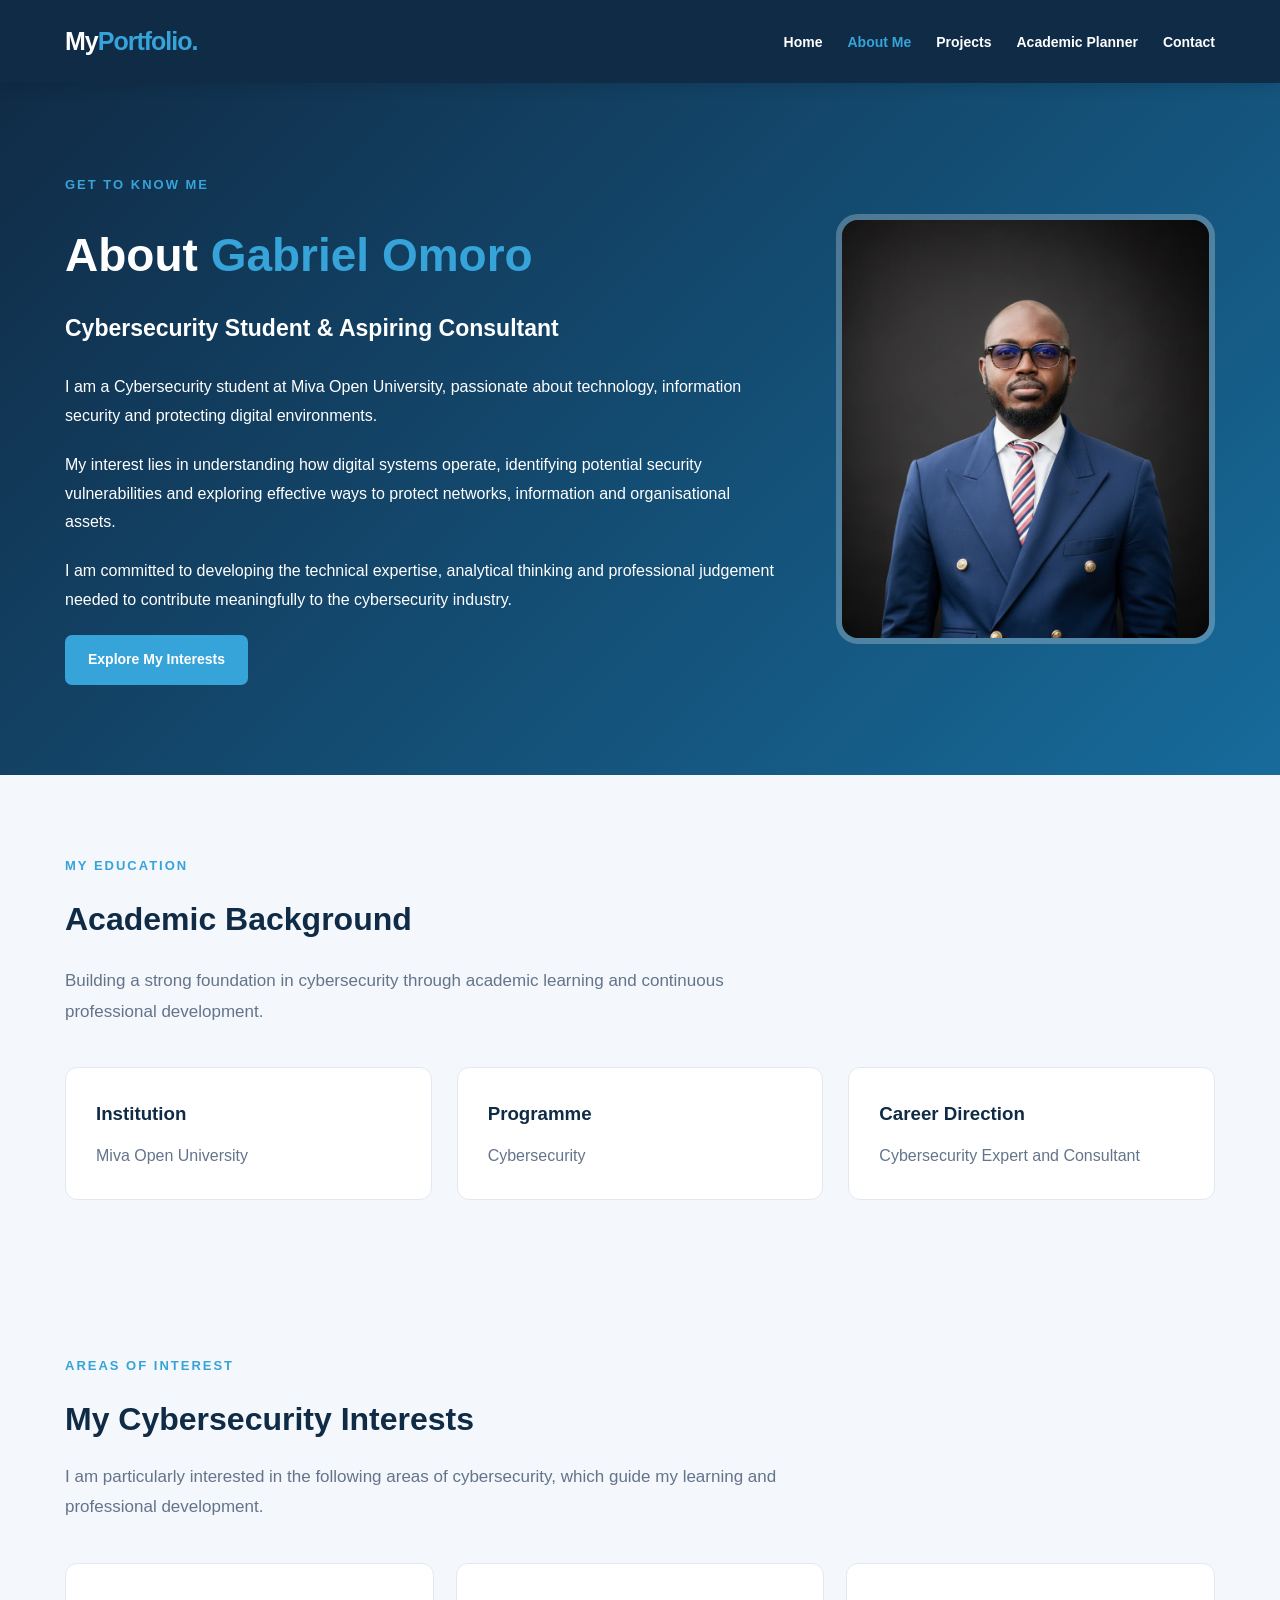
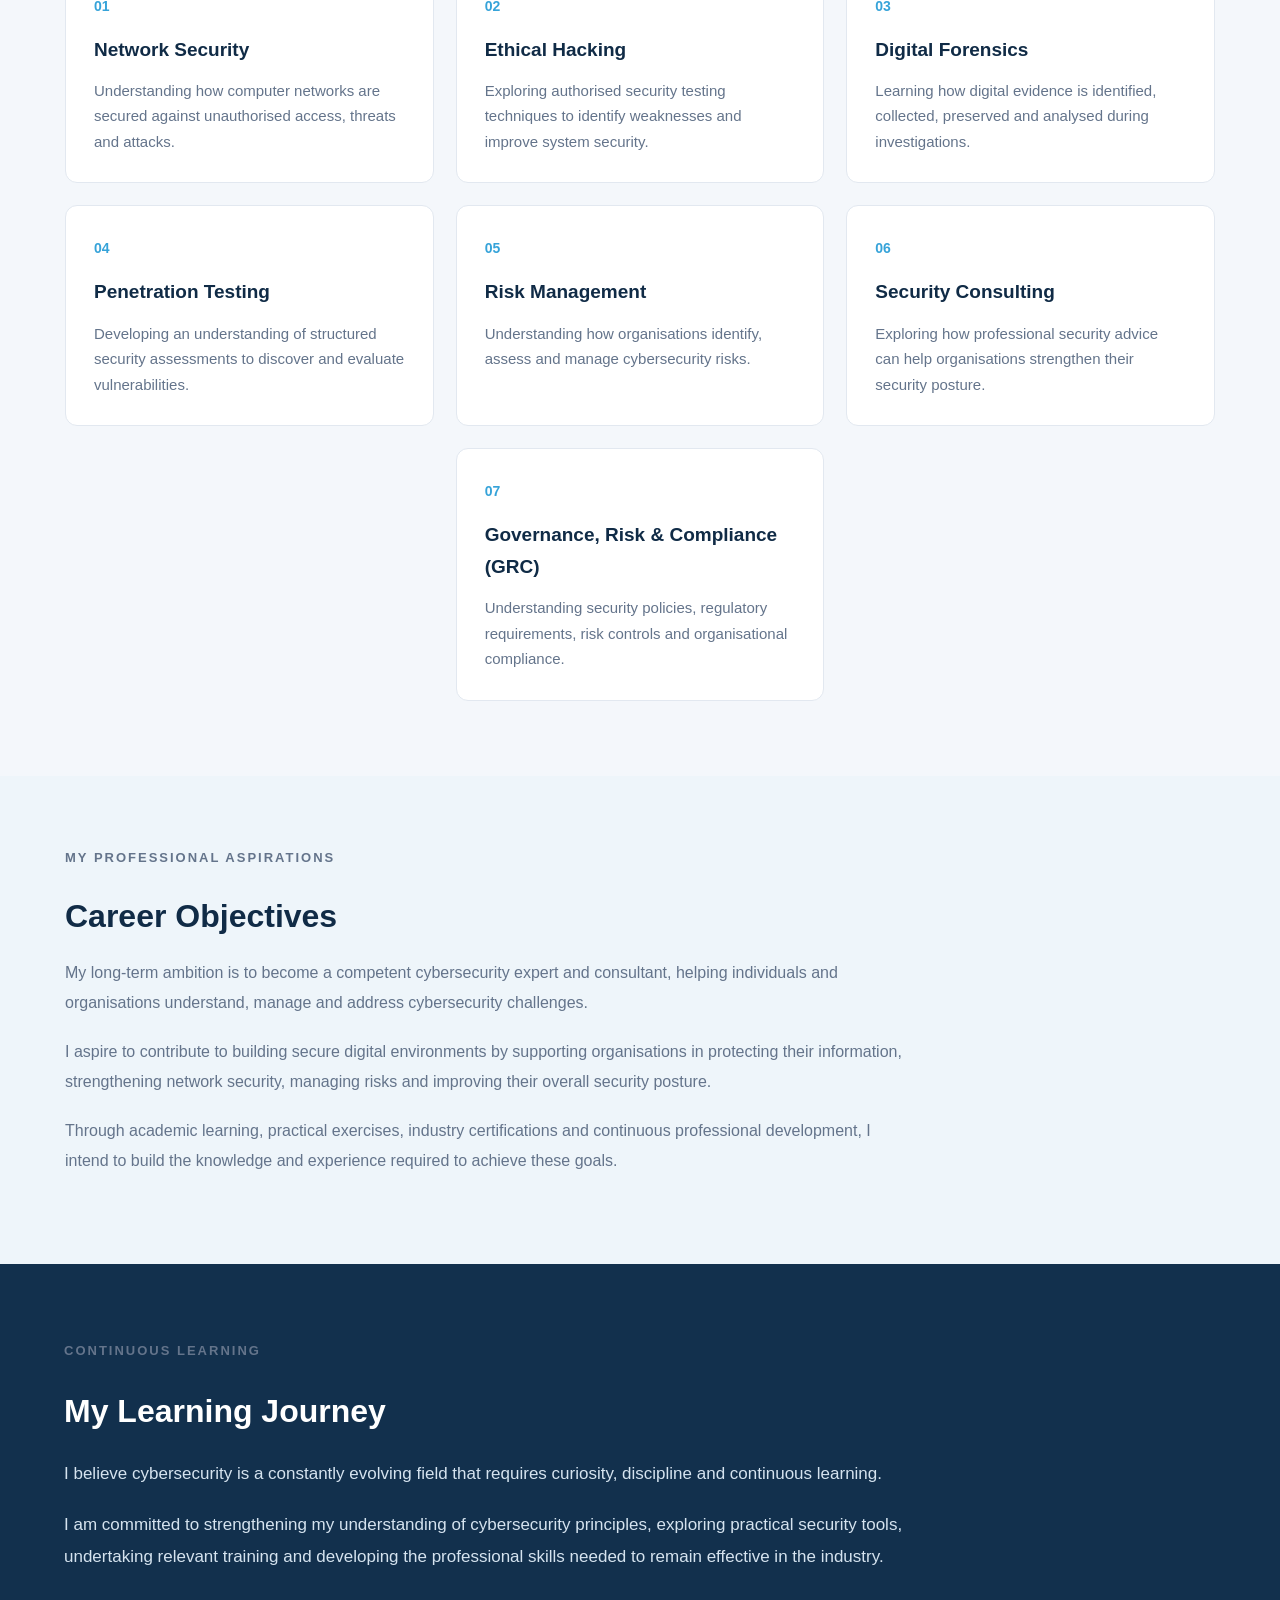
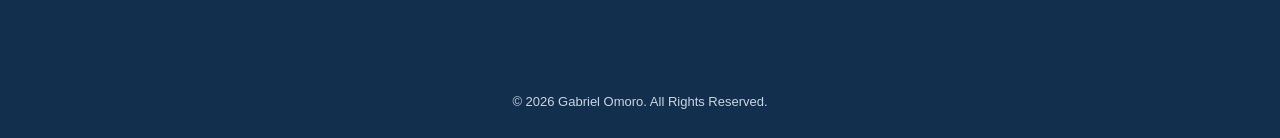
<file: about.html>
<!DOCTYPE html>
<html lang="en">
<head>
    <meta charset="UTF-8">
    <meta name="viewport" content="width=device-width, initial-scale=1.0">

    <meta name="description" content="Learn about Gabriel Omoro, Cybersecurity student at Miva Open University, and his professional interests.">

    <title>About Me | Gabriel Omoro</title>

    <link rel="stylesheet" href="css/style.css">
</head>

<body>

    <!-- Website Navigation -->
    <header class="site-header">
        <div class="container">
            <a href="index.html" class="logo">
                My<span>Portfolio.</span>
            </a>

            <nav class="main-nav">
                <ul>
                    <li><a href="index.html">Home</a></li>
                    <li><a href="about.html" class="active">About Me</a></li>
                    <li><a href="projects.html">Projects</a></li>
                    <li><a href="planner.html">Academic Planner</a></li>
                    <li><a href="contact.html">Contact</a></li>
                </ul>
            </nav>
        </div>
    </header>

    <main>

        <!-- Professional Introduction -->
        <section class="about-hero">
            <div class="container about-hero-content">

                <div class="about-text">
                    <p class="eyebrow">GET TO KNOW ME</p>

                    <h1>About <span>Gabriel Omoro</span></h1>

                    <h2>Cybersecurity Student & Aspiring Consultant</h2>

                    <p>
                        I am a Cybersecurity student at Miva Open University,
                        passionate about technology, information security
                        and protecting digital environments.
                    </p>

                    <p>
                        My interest lies in understanding how digital systems
                        operate, identifying potential security vulnerabilities
                        and exploring effective ways to protect networks,
                        information and organisational assets.
                    </p>

                    <p>
                        I am committed to developing the technical expertise,
                        analytical thinking and professional judgement needed
                        to contribute meaningfully to the cybersecurity industry.
                    </p>

                    <a href="#interests" class="btn btn-primary">
                        Explore My Interests
                    </a>
                </div>

                <div class="about-photo">
                    <img src="assets/images/profile.jpg"
                         alt="Gabriel Omoro">
                </div>

            </div>
        </section>

        <!-- Academic Background -->
        <section class="highlights-section">
            <div class="container">

                <p class="eyebrow">MY EDUCATION</p>
                <h2>Academic Background</h2>

                <p class="section-description">
                    Building a strong foundation in cybersecurity through
                    academic learning and continuous professional development.
                </p>

                <div class="highlights-grid">

                    <article class="highlight-card">
                        <h3>Institution</h3>
                        <p>Miva Open University</p>
                    </article>

                    <article class="highlight-card">
                        <h3>Programme</h3>
                        <p>Cybersecurity</p>
                    </article>

                    <article class="highlight-card">
                        <h3>Career Direction</h3>
                        <p>Cybersecurity Expert and Consultant</p>
                    </article>

                </div>
            </div>
        </section>

        <!-- Cybersecurity Interests -->
        <section class="about-interests" id="interests">
            <div class="container">

                <p class="eyebrow">AREAS OF INTEREST</p>

                <h2>My Cybersecurity Interests</h2>

                <p class="section-description">
                    I am particularly interested in the following areas
                    of cybersecurity, which guide my learning and
                    professional development.
                </p>

                <div class="interest-grid">

                    <article class="interest-card">
                        <span class="interest-number">01</span>
                        <h3>Network Security</h3>
                        <p>
                            Understanding how computer networks are secured
                            against unauthorised access, threats and attacks.
                        </p>
                    </article>

                    <article class="interest-card">
                        <span class="interest-number">02</span>
                        <h3>Ethical Hacking</h3>
                        <p>
                            Exploring authorised security testing techniques
                            to identify weaknesses and improve system security.
                        </p>
                    </article>

                    <article class="interest-card">
                        <span class="interest-number">03</span>
                        <h3>Digital Forensics</h3>
                        <p>
                            Learning how digital evidence is identified,
                            collected, preserved and analysed during investigations.
                        </p>
                    </article>

                    <article class="interest-card">
                        <span class="interest-number">04</span>
                        <h3>Penetration Testing</h3>
                        <p>
                            Developing an understanding of structured security
                            assessments to discover and evaluate vulnerabilities.
                        </p>
                    </article>

                    <article class="interest-card">
                        <span class="interest-number">05</span>
                        <h3>Risk Management</h3>
                        <p>
                            Understanding how organisations identify,
                            assess and manage cybersecurity risks.
                        </p>
                    </article>

                    <article class="interest-card">
                        <span class="interest-number">06</span>
                        <h3>Security Consulting</h3>
                        <p>
                            Exploring how professional security advice can
                            help organisations strengthen their security posture.
                        </p>
                    </article>

                    <article class="interest-card">
                        <span class="interest-number">07</span>
                        <h3>Governance, Risk & Compliance (GRC)</h3>
                        <p>
                            Understanding security policies, regulatory
                            requirements, risk controls and organisational compliance.
                        </p>
                    </article>

                </div>
            </div>
        </section>

        <!-- Career Objectives -->
        <section class="career-section">
            <div class="container">

                <p class="eyebrow">MY PROFESSIONAL ASPIRATIONS</p>

                <h2>Career Objectives</h2>

                <p>
                    My long-term ambition is to become a competent
                    cybersecurity expert and consultant, helping individuals
                    and organisations understand, manage and address
                    cybersecurity challenges.
                </p>

                <p>
                    I aspire to contribute to building secure digital
                    environments by supporting organisations in protecting
                    their information, strengthening network security,
                    managing risks and improving their overall security posture.
                </p>

                <p>
                    Through academic learning, practical exercises,
                    industry certifications and continuous professional
                    development, I intend to build the knowledge and
                    experience required to achieve these goals.
                </p>

            </div>
        </section>

        <!-- Professional Development -->
        <section class="development-section">
            <div class="container">

                <p class="eyebrow">CONTINUOUS LEARNING</p>

                <h2>My Learning Journey</h2>

                <p>
                    I believe cybersecurity is a constantly evolving field
                    that requires curiosity, discipline and continuous learning.
                </p>

                <p>
                    I am committed to strengthening my understanding of
                    cybersecurity principles, exploring practical security
                    tools, undertaking relevant training and developing
                    the professional skills needed to remain effective
                    in the industry.
                </p>

            </div>
        </section>

    </main>

    <!-- Website Footer -->
    <footer class="site-footer">
        <div class="container">
            <p>&copy; 2026 Gabriel Omoro. All Rights Reserved.</p>
        </div>
    </footer>

</body>
</html>
</file>
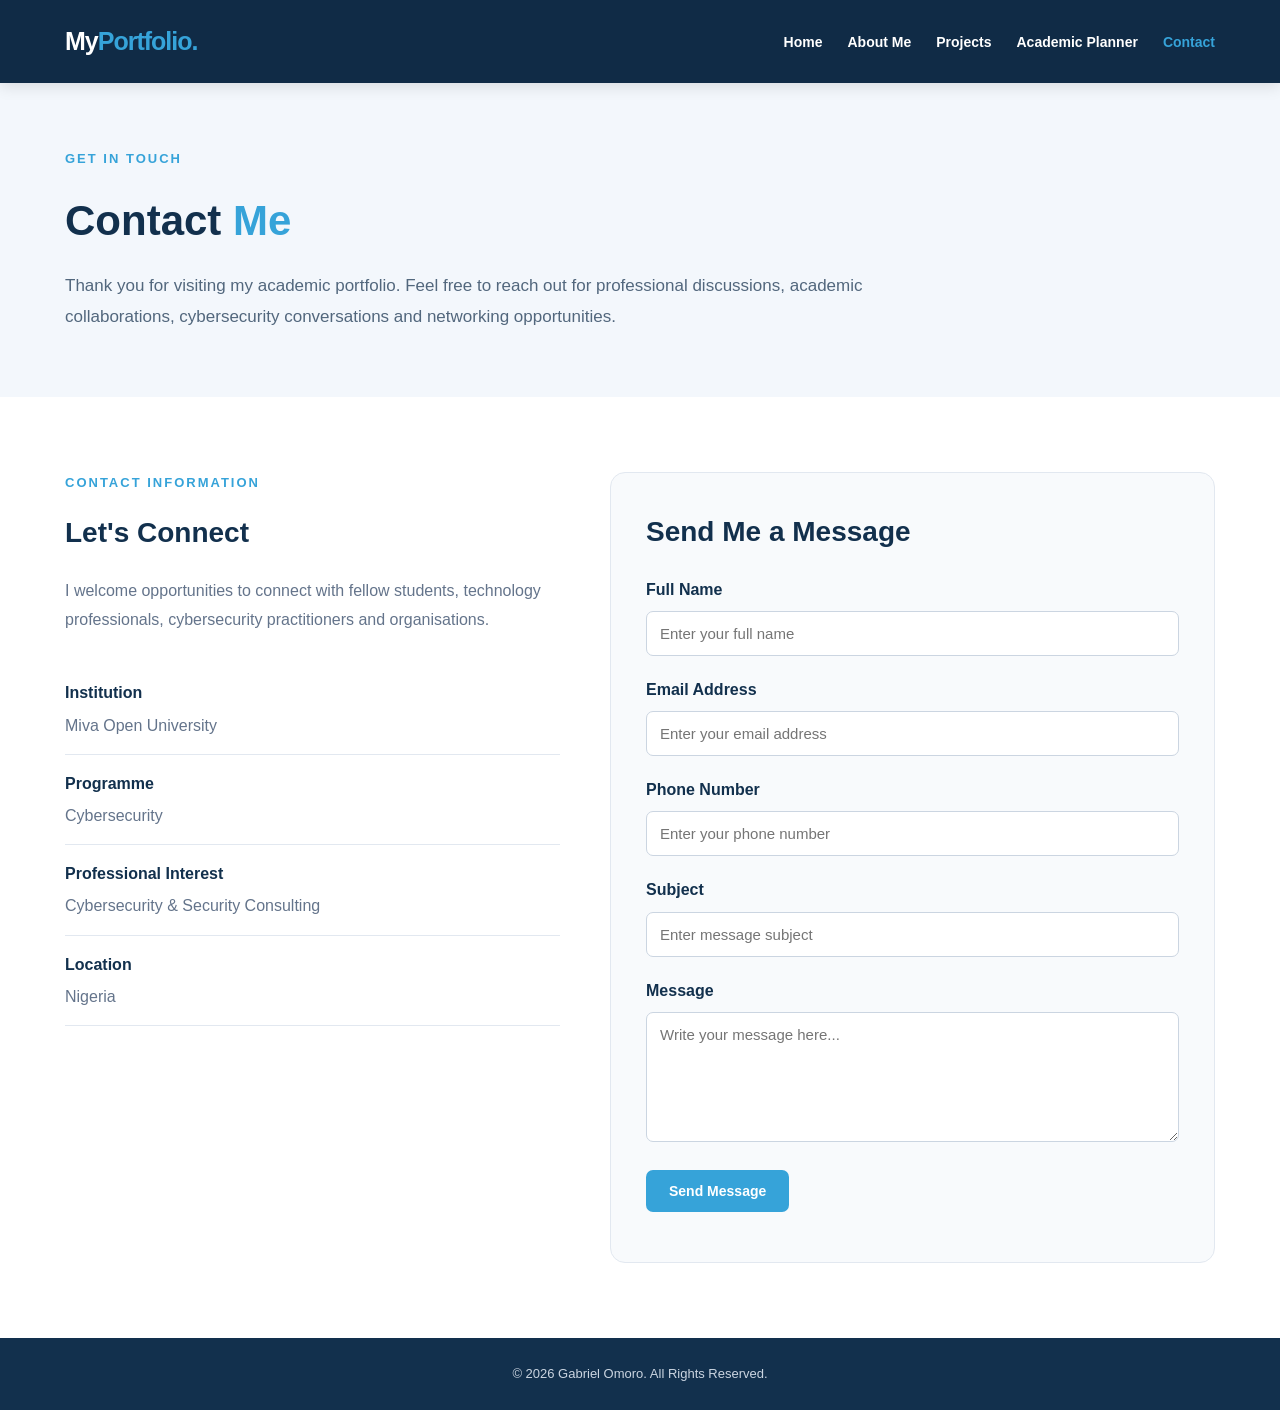
<file: contact.html>
<!DOCTYPE html>
<html lang="en">
<head>
    <meta charset="UTF-8">
    <meta name="viewport" content="width=device-width, initial-scale=1.0">
    <meta name="description" content="Contact Gabriel Omoro, Cybersecurity student at Miva Open University.">
    <title>Contact Me | Gabriel Omoro</title>
    <link rel="stylesheet" href="css/style.css">
</head>

<body>

    <!-- Website Navigation -->
    <header class="site-header">
        <div class="container">
            <a href="index.html" class="logo">
                My<span>Portfolio.</span>
            </a>

            <nav class="main-nav">
                <ul>
                    <li><a href="index.html">Home</a></li>
                    <li><a href="about.html">About Me</a></li>
                    <li><a href="projects.html">Projects</a></li>
                    <li><a href="planner.html">Academic Planner</a></li>
                    <li><a href="contact.html" class="active">Contact</a></li>
                </ul>
            </nav>
        </div>
    </header>

    <main>

        <!-- Contact Hero -->
        <section class="contact-hero">
            <div class="container">
                <p class="eyebrow">GET IN TOUCH</p>
                <h1>Contact <span>Me</span></h1>

                <p>
                    Thank you for visiting my academic portfolio.
                    Feel free to reach out for professional discussions,
                    academic collaborations, cybersecurity conversations
                    and networking opportunities.
                </p>
            </div>
        </section>

        <!-- Contact Information and Form -->
        <section class="contact-section">
            <div class="container">

                <div class="contact-grid">

                    <!-- Contact Information -->
                    <div class="contact-info">
                        <p class="eyebrow">CONTACT INFORMATION</p>
                        <h2>Let's Connect</h2>

                        <p>
                            I welcome opportunities to connect with
                            fellow students, technology professionals,
                            cybersecurity practitioners and organisations.
                        </p>

                        <div class="contact-detail">
                            <h3>Institution</h3>
                            <p>Miva Open University</p>
                        </div>

                        <div class="contact-detail">
                            <h3>Programme</h3>
                            <p>Cybersecurity</p>
                        </div>

                        <div class="contact-detail">
                            <h3>Professional Interest</h3>
                            <p>Cybersecurity & Security Consulting</p>
                        </div>

                        <div class="contact-detail">
                            <h3>Location</h3>
                            <p>Nigeria</p>
                        </div>
                    </div>

                    <!-- Contact Form -->
                    <div class="contact-form-container">

                        <h2>Send Me a Message</h2>

                        <form id="contact-form" novalidate>

                            <div class="form-group">
                                <label for="contact-name">Full Name</label>
                                <input
                                    type="text"
                                    id="contact-name"
                                    name="name"
                                    placeholder="Enter your full name"
                                    required
                                >
                            </div>

                            <div class="form-group">
                                <label for="contact-email">Email Address</label>
                                <input
                                    type="email"
                                    id="contact-email"
                                    name="email"
                                    placeholder="Enter your email address"
                                    required
                                >
                            </div>
                            
<div class="form-group">
    <label for="contact-phone">Phone Number</label>
    <input
        type="tel"
        id="contact-phone"
        name="phone"
        placeholder="Enter your phone number"
        required
    >
</div>



                            <div class="form-group">
                                <label for="contact-subject">Subject</label>
                                <input
                                    type="text"
                                    id="contact-subject"
                                    name="subject"
                                    placeholder="Enter message subject"
                                    required
                                >
                            </div>

                            <div class="form-group">
                                <label for="contact-message">Message</label>
                                <textarea
                                    id="contact-message"
                                    name="message"
                                    rows="6"
                                    placeholder="Write your message here..."
                                    required
                                ></textarea>
                            </div>

                            <button type="submit" class="btn btn-primary">
                                Send Message
                            </button>

                            <p id="contact-feedback" aria-live="polite"></p>

                        </form>
                    </div>

                </div>
            </div>
        </section>

    </main>

    <!-- Footer -->
    <footer class="site-footer">
        <div class="container">
            <p>&copy; 2026 Gabriel Omoro. All Rights Reserved.</p>
        </div>
    </footer>

    <script src="js/script.js"></script>

</body>
</html>
</file>
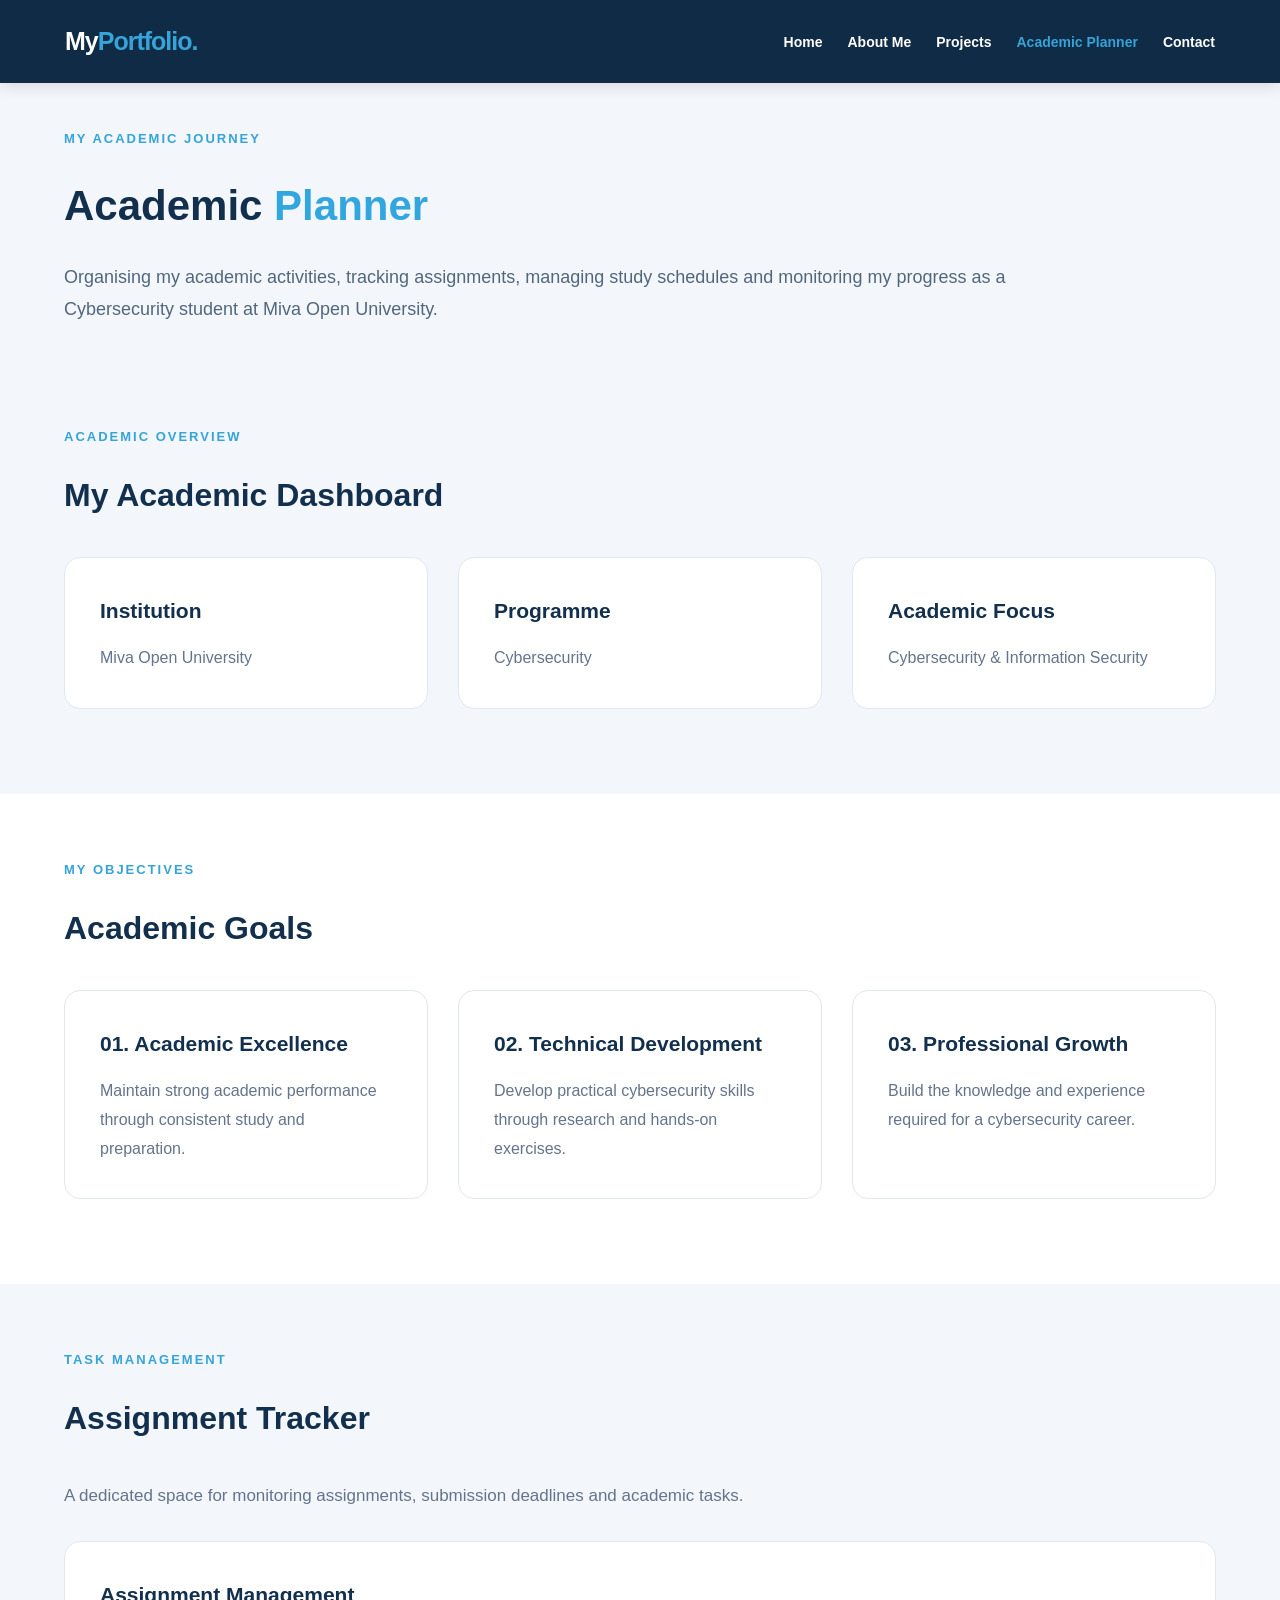
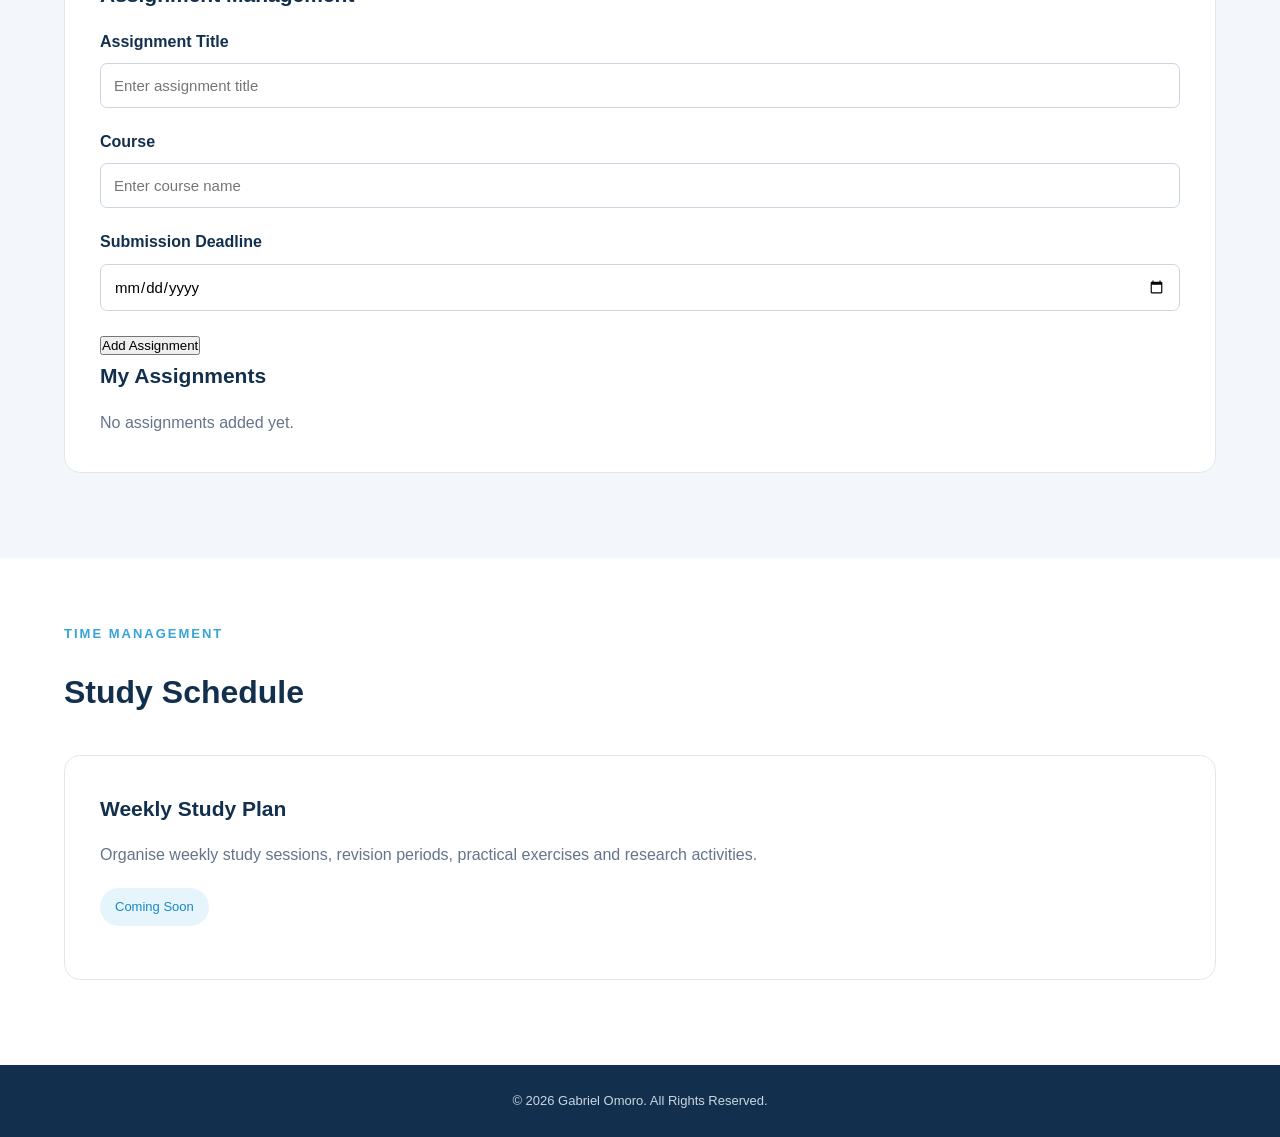
<file: planner.html>
<!DOCTYPE html>
<html lang="en">
<head>
    <meta charset="UTF-8">
    <meta name="viewport" content="width=device-width, initial-scale=1.0">
    <meta name="description" content="Gabriel Omoro's Academic Planner">
    <title>Academic Planner | Gabriel Omoro</title>
    <link rel="stylesheet" href="css/style.css">
</head>

<body>

    <!-- Website Header -->
    <header class="site-header">
        <div class="container">
            <a href="index.html" class="logo">
                My<span>Portfolio.</span>
            </a>

            <nav class="main-nav">
                <ul>
                    <li><a href="index.html">Home</a></li>
                    <li><a href="about.html">About Me</a></li>
                    <li><a href="projects.html">Projects</a></li>
                    <li><a href="planner.html" class="active">Academic Planner</a></li>
                    <li><a href="contact.html">Contact</a></li>
                </ul>
            </nav>
        </div>
    </header>

    <main>

        <!-- Planner Hero Section -->
        <section class="planner-hero">
            <div class="container">
                <p class="eyebrow">MY ACADEMIC JOURNEY</p>

                <h1>Academic <span>Planner</span></h1>

                <p>
                    Organising my academic activities, tracking assignments,
                    managing study schedules and monitoring my progress
                    as a Cybersecurity student at Miva Open University.
                </p>
            </div>
        </section>

        <!-- Academic Overview -->
        <section class="planner-overview">
            <div class="container">

                <p class="eyebrow">ACADEMIC OVERVIEW</p>
                <h2>My Academic Dashboard</h2>

                <div class="planner-grid">

                    <div class="planner-card">
                        <h3>Institution</h3>
                        <p>Miva Open University</p>
                    </div>

                    <div class="planner-card">
                        <h3>Programme</h3>
                        <p>Cybersecurity</p>
                    </div>

                    <div class="planner-card">
                        <h3>Academic Focus</h3>
                        <p>Cybersecurity & Information Security</p>
                    </div>

                </div>
            </div>
        </section>

        <!-- Academic Goals -->
        <section class="academic-goals">
            <div class="container">

                <p class="eyebrow">MY OBJECTIVES</p>
                <h2>Academic Goals</h2>

                <div class="planner-grid">

                    <div class="planner-card">
                        <h3>01. Academic Excellence</h3>
                        <p>
                            Maintain strong academic performance
                            through consistent study and preparation.
                        </p>
                    </div>

                    <div class="planner-card">
                        <h3>02. Technical Development</h3>
                        <p>
                            Develop practical cybersecurity skills
                            through research and hands-on exercises.
                        </p>
                    </div>

                    <div class="planner-card">
                        <h3>03. Professional Growth</h3>
                        <p>
                            Build the knowledge and experience
                            required for a cybersecurity career.
                        </p>
                    </div>

                </div>
            </div>
        </section>

        
<!-- Assignment Tracker -->
<section class="assignment-section">
    <div class="container">

        <p class="eyebrow">TASK MANAGEMENT</p>
        <h2>Assignment Tracker</h2>

        <p>
            A dedicated space for monitoring assignments,
            submission deadlines and academic tasks.
        </p>

        <div class="planner-card">

            <h3>Assignment Management</h3>

            <form id="assignment-form">

                <div class="form-group">
                    <label for="assignment-title">
                        Assignment Title
                    </label>

                    <input
                        type="text"
                        id="assignment-title"
                        placeholder="Enter assignment title"
                        required
                    >
                </div>

                <div class="form-group">
                    <label for="assignment-course">
                        Course
                    </label>

                    <input
                        type="text"
                        id="assignment-course"
                        placeholder="Enter course name"
                        required
                    >
                </div>

                <div class="form-group">
                    <label for="assignment-deadline">
                        Submission Deadline
                    </label>

                    <input
                        type="date"
                        id="assignment-deadline"
                        required
                    >
                </div>

                <button type="submit">
                    Add Assignment
                </button>

            </form>

            <h3>My Assignments</h3>

            <div id="assignment-list">
                <p>No assignments added yet.</p>
            </div>

        </div>

    </div>
</section>


        <!-- Study Schedule -->
        <section class="study-section">
            <div class="container">

                <p class="eyebrow">TIME MANAGEMENT</p>
                <h2>Study Schedule</h2>

                <div class="planner-card">
                    <h3>Weekly Study Plan</h3>
                    <p>
                        Organise weekly study sessions, revision periods,
                        practical exercises and research activities.
                    </p>
                    <span class="project-status">Coming Soon</span>
                </div>

            </div>
        </section>

    </main>

    <!-- Footer -->
    <footer class="site-footer">
        <div class="container">
            <p>
                &copy; 2026 Gabriel Omoro. All Rights Reserved.
            </p>
        </div>
    </footer>

<script src="js/script.js"></script>
</body>
</html>
</file>
<file: css/style.css>
/* =========================================
   COS 106 STUDENT PORTFOLIO
   MAIN EXTERNAL STYLESHEET
========================================= */

/* 1. GLOBAL SETTINGS */
:root {
    --primary: #102b46;
    --secondary: #176b9b;
    --accent: #36a3d9;
    --background: #f4f7fb;
    --white: #ffffff;
    --text: #263747;
    --muted: #64748b;
    --border: #e2e8f0;
}

* {
    margin: 0;
    padding: 0;
    box-sizing: border-box;
}

html {
    scroll-behavior: smooth;
}

body {
    font-family: Arial, Helvetica, sans-serif;
    background: var(--background);
    color: var(--text);
    line-height: 1.7;
}

a {
    text-decoration: none;
    color: inherit;
}

img, video {
    max-width: 100%;
    display: block;
}

.container {
    width: 90%;
    max-width: 1150px;
    margin: auto;
}

/* 2. WEBSITE HEADER */
.site-header {
    background: var(--primary);
    color: var(--white);
    padding: 20px 0;
    position: sticky;
    top: 0;
    z-index: 1000;
    box-shadow: 0 3px 15px rgba(0,0,0,0.12);
}

.site-header .container {
    display: flex;
    justify-content: space-between;
    align-items: center;
    gap: 25px;
}

.logo {
    font-size: 25px;
    font-weight: bold;
    letter-spacing: -1px;
}

.logo span {
    color: var(--accent);
}

.main-nav ul {
    display: flex;
    list-style: none;
    gap: 25px;
    flex-wrap: wrap;
}

.main-nav a {
    font-size: 14px;
    font-weight: 600;
    transition: color 0.3s ease;
}

.main-nav a:hover,
.main-nav a.active {
    color: var(--accent);
}

/* 3. HOMEPAGE HERO SECTION */
.hero {
    background: linear-gradient(135deg, #102b46, #174d70);
    color: var(--white);
    padding: 90px 0;
    overflow: hidden;
}

.hero-content {
    display: grid;
    grid-template-columns: 1.3fr 0.7fr;
    align-items: center;
    gap: 55px;
}

.eyebrow {
    color: var(--accent);
    font-size: 13px;
    font-weight: bold;
    letter-spacing: 2px;
    margin-bottom: 15px;
}

.hero h1 {
    font-size: clamp(32px, 5vw, 52px);
    line-height: 1.2;
    margin-bottom: 18px;
}

.hero h1 span {
    color: var(--accent);
}

.hero h2 {
    font-size: 21px;
    font-weight: 500;
    margin-bottom: 18px;
}

.hero-text > p:not(.eyebrow) {
    color: #dbeafe;
    max-width: 600px;
    margin-bottom: 30px;
}

.hero-image img {
    width: 100%;
    max-width: 340px;
    aspect-ratio: 4 / 5;
    object-fit: cover;
    border-radius: 25px;
    border: 5px solid rgba(255,255,255,0.2);
    margin: auto;
    box-shadow: 0 15px 40px rgba(0,0,0,0.2);
    transition: transform 0.3s ease;
}

.hero-image img:hover {
    transform: translateY(-6px);
}

/* 4. BUTTONS */
.hero-buttons {
    display: flex;
    flex-wrap: wrap;
    gap: 15px;
}

.btn {
    display: inline-block;
    padding: 13px 23px;
    border-radius: 7px;
    font-weight: bold;
    font-size: 14px;
    transition: all 0.3s ease;
}

.btn-primary {
    background: var(--accent);
    color: var(--white);
}

.btn-primary:hover {
    background: #2183b8;
    transform: translateY(-3px);
}

.btn-outline {
    border: 1px solid var(--white);
    color: var(--white);
}

.btn-outline:hover {
    background: var(--white);
    color: var(--primary);
}

/* 5. INTRODUCTION SECTION */
.intro-section {
    padding: 80px 0;
    background: var(--white);
}

.intro-section h2,
.highlights-section h2,
.media-section h2 {
    color: var(--primary);
    font-size: 32px;
    margin-bottom: 20px;
}

.intro-section p:not(.eyebrow) {
    max-width: 800px;
    color: var(--muted);
    margin-bottom: 20px;
}

.text-link {
    color: var(--secondary);
    font-weight: bold;
}

.text-link:hover {
    color: var(--accent);
}

/* 6. ACADEMIC HIGHLIGHTS */
.highlights-section {
    padding: 80px 0;
}

.highlights-grid {
    display: grid;
    grid-template-columns: repeat(3, 1fr);
    gap: 25px;
    margin-top: 35px;
}

.highlight-card {
    background: var(--white);
    padding: 30px;
    border-radius: 12px;
    border: 1px solid var(--border);
    transition: all 0.3s ease;
}

.highlight-card:hover {
    transform: translateY(-7px);
    box-shadow: 0 12px 30px rgba(16,43,70,0.1);
    border-color: var(--accent);
}

.highlight-card h3 {
    color: var(--primary);
    margin-bottom: 12px;
}

.highlight-card p {
    color: var(--muted);
}

/* 7. MULTIMEDIA SECTION */
.media-section {
    background: var(--white);
    padding: 75px 0;
    text-align: center;
}

.media-section p {
    color: var(--muted);
    margin-bottom: 25px;
}

.media-section video {
    max-width: 750px;
    margin: auto;
    border-radius: 12px;
    background: var(--primary);
}

/* 8. WEBSITE FOOTER */
.site-footer {
    background: var(--primary);
    color: var(--white);
    padding: 30px 0;
    text-align: center;
}

.site-footer p {
    font-size: 13px;
    color: #cbd5e1;
}

/* 9. RESPONSIVE DESIGN */
@media (max-width: 900px) {
    .site-header .container {
        flex-direction: column;
    }

    .main-nav ul {
        justify-content: center;
        gap: 15px;
    }

    .hero-content {
        grid-template-columns: 1fr;
        text-align: center;
    }

    .hero-text > p:not(.eyebrow) {
        margin-left: auto;
        margin-right: auto;
    }

    .hero-buttons {
        justify-content: center;
    }

    .hero-image img {
        max-width: 280px;
    }

    .highlights-grid {
        grid-template-columns: repeat(2, 1fr);
    }
}

@media (max-width: 600px) {
    .container {
        width: 92%;
    }

    .hero {
        padding: 60px 0;
    }

    .hero h1 {
        font-size: 34px;
    }

    .hero h2 {
        font-size: 18px;
    }

    .main-nav ul {
        gap: 12px;
    }

    .main-nav a {
        font-size: 12px;
    }

    .highlights-grid {
        grid-template-columns: 1fr;
    }

    .intro-section,
    .highlights-section {
        padding: 55px 0;
    }

    .intro-section h2,
    .highlights-section h2,
    .media-section h2 {
        font-size: 26px;
    }

    .hero-buttons {
        flex-direction: column;
    }

    .btn {
        text-align: center;
    }
}
/* Fix homepage hero section spacing */
.hero {
    padding-top: 100px;
    padding-bottom: 70px;
}

/* =====================================
   ABOUT ME PAGE
===================================== */

.about-hero {
    background: linear-gradient(135deg, #102b46, #176b9b);
    color: #ffffff;
    padding: 90px 0;
}

.about-hero-content {
    display: grid;
    grid-template-columns: 1.5fr 0.8fr;
    align-items: center;
    gap: 60px;
}

.about-hero h1 {
    font-size: 46px;
    margin-bottom: 15px;
}

.about-hero h1 span {
    color: #36a3d9;
}

.about-hero h2 {
    font-size: 23px;
    margin-bottom: 25px;
}

.about-hero p {
    line-height: 1.8;
    margin-bottom: 20px;
}

.about-photo img {
    width: 100%;
    max-width: 380px;
    height: 430px;
    object-fit: cover;
    border: 6px solid rgba(255,255,255,0.25);
    border-radius: 22px;
    display: block;
    margin: auto;
}

.section-description {
    max-width: 750px;
    color: var(--muted);
    margin: 15px 0 35px;
    line-height: 1.8;
}

/* Cybersecurity Interest Cards */

.about-interests {
    padding: 75px 0;
    background: var(--background);
}

.about-interests h2,
.career-section h2,
.development-section h2 {
    font-size: 32px;
    margin-bottom: 15px;
    color: var(--primary);
}

.interest-grid {
    display: grid;
    grid-template-columns: repeat(3, 1fr);
    gap: 22px;
    margin-top: 35px;
}

.interest-card {
    background: var(--white);
    border: 1px solid var(--border);
    border-radius: 12px;
    padding: 28px;
    transition: transform 0.3s ease,
                box-shadow 0.3s ease;
}

.interest-card:hover {
    transform: translateY(-5px);
    box-shadow: 0 10px 25px rgba(16,43,70,0.1);
}

.interest-number {
    display: inline-block;
    color: var(--accent);
    font-weight: bold;
    font-size: 14px;
    margin-bottom: 15px;
}

.interest-card h3 {
    color: var(--primary);
    font-size: 19px;
    margin-bottom: 12px;
}

.interest-card p {
    color: var(--muted);
    line-height: 1.7;
    font-size: 15px;
}

/* Career and Development Sections */

.career-section,
.development-section {
    padding: 70px 0;
}

.career-section {
    background: #eef5fa;
}

.development-section {
    background: var(--white);
}

.career-section p,
.development-section p {
    max-width: 850px;
    color: var(--muted);
    line-height: 1.9;
    margin-bottom: 18px;
}

/* Mobile Responsiveness */

@media (max-width: 900px) {

    .about-hero-content {
        grid-template-columns: 1fr;
        text-align: center;
    }

    .about-photo img {
        max-width: 320px;
    }

    .interest-grid {
        grid-template-columns: repeat(2, 1fr);
    }

}

@media (max-width: 600px) {

    .about-hero h1 {
        font-size: 34px;
    }

    .about-hero h2 {
        font-size: 19px;
    }

    .interest-grid {
        grid-template-columns: 1fr;
    }

    .about-hero {
        padding: 55px 0;
    }

}

.interest-card:last-child {
    grid-column: 2;
}
@media (max-width: 600px) {
    .interest-card:last-child {
        grid-column: auto;
    }
}


/* =================================
   PROJECTS PAGE STYLING
================================= */

.projects-hero {
    background: #f3f7fc;
    padding: 80px 0 45px;
}

.projects-hero .container,
.projects-section .container,
.development-section .container {
    width: 90%;
    max-width: 1200px;
    margin: auto;
}

.projects-hero h1 {
    font-size: 42px;
    color: #12304d;
    margin: 20px 0;
}

.projects-hero p:not(.eyebrow) {
    font-size: 18px;
    line-height: 1.8;
    color: #52677d;
    max-width: 950px;
}

.projects-section {
    padding: 55px 0 80px;
    background: #f3f7fc;
}

.projects-section h2,
.development-section h2 {
    font-size: 32px;
    color: #12304d;
    margin: 20px 0;
}

.section-description {
    color: #64748b;
    font-size: 17px;
    margin-bottom: 40px;
}

.projects-grid {
    display: grid;
    grid-template-columns: repeat(3, 1fr);
    gap: 30px;
}


.project-image {
    display: block;
    width: 100%;
    height: 190px;
    object-fit: cover;
    border-radius: 10px;
    margin-bottom: 22px;
}

.project-card {
    background: #ffffff;
    padding: 35px;
    border-radius: 16px;
    border: 1px solid #e0e7ef;
    transition: transform 0.3s ease, box-shadow 0.3s ease;
}

.project-card:hover {
    transform: translateY(-6px);
    box-shadow: 0 12px 30px rgba(18, 48, 77, 0.10);
}

.project-number {
    display: block;
    color: #32a6df;
    font-weight: 700;
    margin-bottom: 18px;
}

.project-status {
    display: inline-block;
    background: #e6f5fc;
    color: #1689c5;
    padding: 7px 13px;
    border-radius: 20px;
    font-size: 12px;
    margin-bottom: 18px;
}

.project-card h3 {
    color: #12304d;
    font-size: 21px;
    margin-bottom: 15px;
}

.project-card p {
    color: #64748b;
    font-size: 15px;
    line-height: 1.8;
    margin-bottom: 20px;
}

.project-category {
    display: inline-block;
    color: #219bd4;
    font-size: 13px;
    font-weight: 600;
}

.development-section {
    background: #12304d;
    padding: 75px 0;
    color: #ffffff;
}

.development-section h2 {
    color: #ffffff;
}

.development-section p:not(.eyebrow) {
    color: #d5e3ef;
    font-size: 17px;
    line-height: 1.9;
    max-width: 900px;
}

/* Responsive Design */

@media (max-width: 900px) {
    .projects-grid {
        grid-template-columns: repeat(2, 1fr);
    }
}

@media (max-width: 600px) {
    .projects-grid {
        grid-template-columns: 1fr;
    }

    .projects-hero h1 {
        font-size: 32px;
    }

    .projects-section h2,
    .development-section h2 {
        font-size: 26px;
    }

    .project-card {
        padding: 25px;
    }
}


/* =====================================
   ACADEMIC PLANNER PAGE
===================================== */

.planner-hero {
    background: #f3f7fc;
    padding: 45px 0 35px;
}

.planner-hero .container,
.planner-overview .container,
.academic-goals .container,
.assignment-section .container,
.study-section .container {
    width: 90%;
    max-width: 1200px;
    margin: auto;
}

.planner-hero h1 {
    font-size: 42px;
    color: #12304d;
    margin: 20px 0;
}

.planner-hero h1 span {
    color: #32a6df;
}

.planner-hero p:not(.eyebrow) {
    font-size: 18px;
    line-height: 1.8;
    color: #52677d;
    max-width: 950px;
}

.planner-overview,
.academic-goals,
.assignment-section,
.study-section {
    padding: 65px 0;
    background: #f3f7fc;
}

.planner-overview h2,
.academic-goals h2,
.assignment-section h2,
.study-section h2 {
    font-size: 32px;
    color: #12304d;
    margin: 20px 0 35px;
}

.planner-grid {
    display: grid;
    grid-template-columns: repeat(3, 1fr);
    gap: 30px;
}

.planner-card {
    background: #ffffff;
    padding: 35px;
    border-radius: 16px;
    border: 1px solid #e0e7ef;
    margin-bottom: 20px;
    transition: transform 0.3s ease,
                box-shadow 0.3s ease;
}

.planner-card:hover {
    transform: translateY(-5px);
    box-shadow: 0 12px 30px rgba(18, 48, 77, 0.10);
}

.planner-card h3 {
    color: #12304d;
    font-size: 21px;
    margin-bottom: 15px;
}

.planner-card p {
    color: #64748b;
    font-size: 16px;
    line-height: 1.8;
}

.academic-goals {
    background: #ffffff;
}

.assignment-section {
    background: #f3f7fc;
}

.study-section {
    background: #ffffff;
}

.assignment-section > .container > p:not(.eyebrow) {
    color: #64748b;
    line-height: 1.8;
    font-size: 17px;
    margin-bottom: 30px;
}

.project-status {
    display: inline-block;
    background: #e6f5fc;
    color: #1689c5;
    padding: 8px 15px;
    border-radius: 20px;
    font-size: 13px;
    margin-top: 18px;
}

.site-footer {
    background: #12304d;
    color: #ffffff;
    padding: 25px 0;
    text-align: center;
}

.site-footer p {
    margin: 0;
}

/* Responsive Design */

@media (max-width: 900px) {
    .planner-grid {
        grid-template-columns: repeat(2, 1fr);
    }
}

@media (max-width: 600px) {
    .planner-grid {
        grid-template-columns: 1fr;
    }

    .planner-hero h1 {
        font-size: 32px;
    }

    .planner-overview h2,
    .academic-goals h2,
    .assignment-section h2,
    .study-section h2 {
        font-size: 26px;
    }

    .planner-card {
        padding: 25px;
    }
}


/* =====================================
   CONTACT PAGE
===================================== */

.contact-hero {
    background: #f3f7fc;
    padding: 65px 0;
}

.contact-hero h1 {
    font-size: 42px;
    color: #12304d;
    margin: 15px 0;
}

.contact-hero h1 span {
    color: #36a3d9;
}

.contact-hero p:not(.eyebrow) {
    max-width: 850px;
    color: #52677d;
    font-size: 17px;
    line-height: 1.8;
}

.contact-section {
    background: #ffffff;
    padding: 75px 0;
}

.contact-grid {
    display: grid;
    grid-template-columns: 0.9fr 1.1fr;
    gap: 50px;
}

.contact-info h2,
.contact-form-container h2 {
    color: #12304d;
    font-size: 28px;
    margin-bottom: 20px;
}

.contact-info > p:not(.eyebrow) {
    color: #64748b;
    line-height: 1.8;
    margin-bottom: 30px;
}

.contact-detail {
    border-bottom: 1px solid #e2e8f0;
    padding: 15px 0;
}

.contact-detail h3 {
    color: #12304d;
    font-size: 16px;
}

.contact-detail p {
    color: #64748b;
    margin-top: 5px;
}

.contact-form-container {
    background: #f8fafc;
    padding: 35px;
    border-radius: 15px;
    border: 1px solid #e2e8f0;
}

.form-group {
    margin-bottom: 20px;
}

.form-group label {
    display: block;
    color: #12304d;
    font-weight: 600;
    margin-bottom: 8px;
}

.form-group input,
.form-group textarea {
    width: 100%;
    padding: 13px;
    border: 1px solid #cbd5e1;
    border-radius: 7px;
    font-family: inherit;
    font-size: 15px;
    background: #ffffff;
}

.form-group input:focus,
.form-group textarea:focus {
    outline: none;
    border-color: #36a3d9;
    box-shadow: 0 0 0 3px rgba(54,163,217,0.12);
}

.form-group textarea {
    resize: vertical;
}

.contact-form-container button {
    border: none;
    cursor: pointer;
}

#contact-feedback {
    margin-top: 15px;
    font-size: 14px;
}

@media (max-width: 800px) {
    .contact-grid {
        grid-template-columns: 1fr;
    }
}

@media (max-width: 600px) {
    .contact-hero h1 {
        font-size: 32px;
    }

    .contact-form-container {
        padding: 22px;
    }
}
</file>
